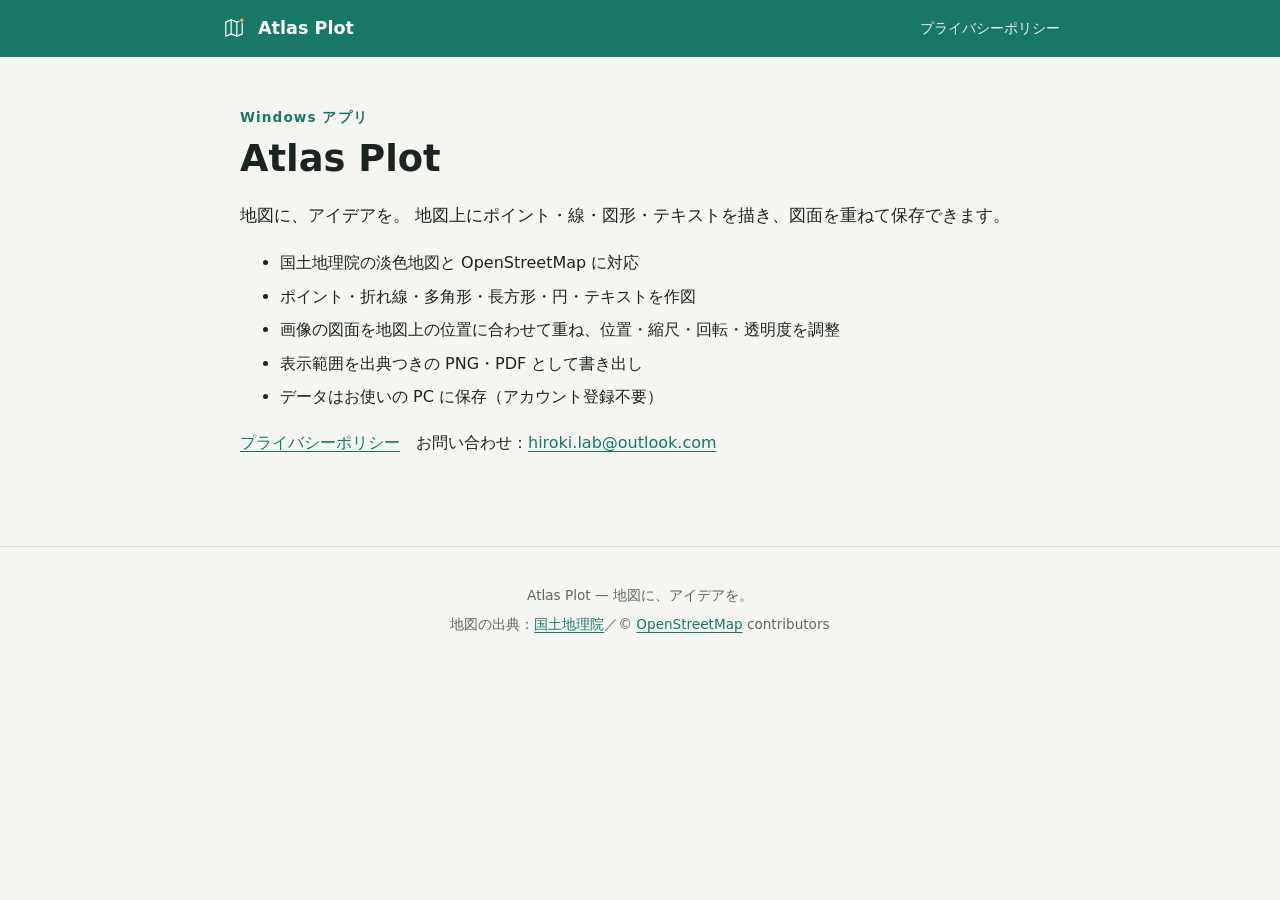
<file: index.html>
<!doctype html>
<html lang="ja">
<head>
<meta charset="utf-8">
<meta name="viewport" content="width=device-width, initial-scale=1">
<title>Atlas Plot — 地図に、アイデアを。</title>
<meta name="description" content="地図上にポイント・線・図形・テキストを描き、図面を重ねて保存する Windows アプリ。">
<meta name="theme-color" content="#197766">
<link rel="icon" href="./icon.svg" type="image/svg+xml">
<meta property="og:type" content="website">
<meta property="og:locale" content="ja_JP">
<meta property="og:site_name" content="Atlas Plot">
<meta property="og:title" content="Atlas Plot — 地図に、アイデアを。">
<meta property="og:description" content="地図上にポイント・線・図形・テキストを描き、図面を重ねて保存する Windows アプリ。">
<link rel="stylesheet" href="./style.css">
</head>
<body>
<header class="site-header">
  <a class="brand" href="./"><img src="./icon.svg" alt="" width="28" height="28"><span>Atlas Plot</span></a>
  <nav><a href="./privacy/">プライバシーポリシー</a></nav>
</header>
<main class="doc">
<p class="eyebrow">Windows アプリ</p>
<h1>Atlas Plot</h1>
<p class="lead">地図に、アイデアを。 地図上にポイント・線・図形・テキストを描き、図面を重ねて保存できます。</p>

<ul>
<li>国土地理院の淡色地図と OpenStreetMap に対応</li>
<li>ポイント・折れ線・多角形・長方形・円・テキストを作図</li>
<li>画像の図面を地図上の位置に合わせて重ね、位置・縮尺・回転・透明度を調整</li>
<li>表示範囲を出典つきの PNG・PDF として書き出し</li>
<li>データはお使いの PC に保存（アカウント登録不要）</li>
</ul>
<p><a href="privacy/">プライバシーポリシー</a>　お問い合わせ：<a href="mailto:hiroki.lab@outlook.com">hiroki.lab@outlook.com</a></p>
</main>
<footer class="site-footer">
  <p>Atlas Plot — 地図に、アイデアを。</p>
  <p class="credit">地図の出典：<a href="https://maps.gsi.go.jp/development/ichiran.html" target="_blank" rel="noopener noreferrer">国土地理院</a>／© <a href="https://www.openstreetmap.org/copyright" target="_blank" rel="noopener noreferrer">OpenStreetMap</a> contributors</p>
</footer>
</body>
</html>
</file>
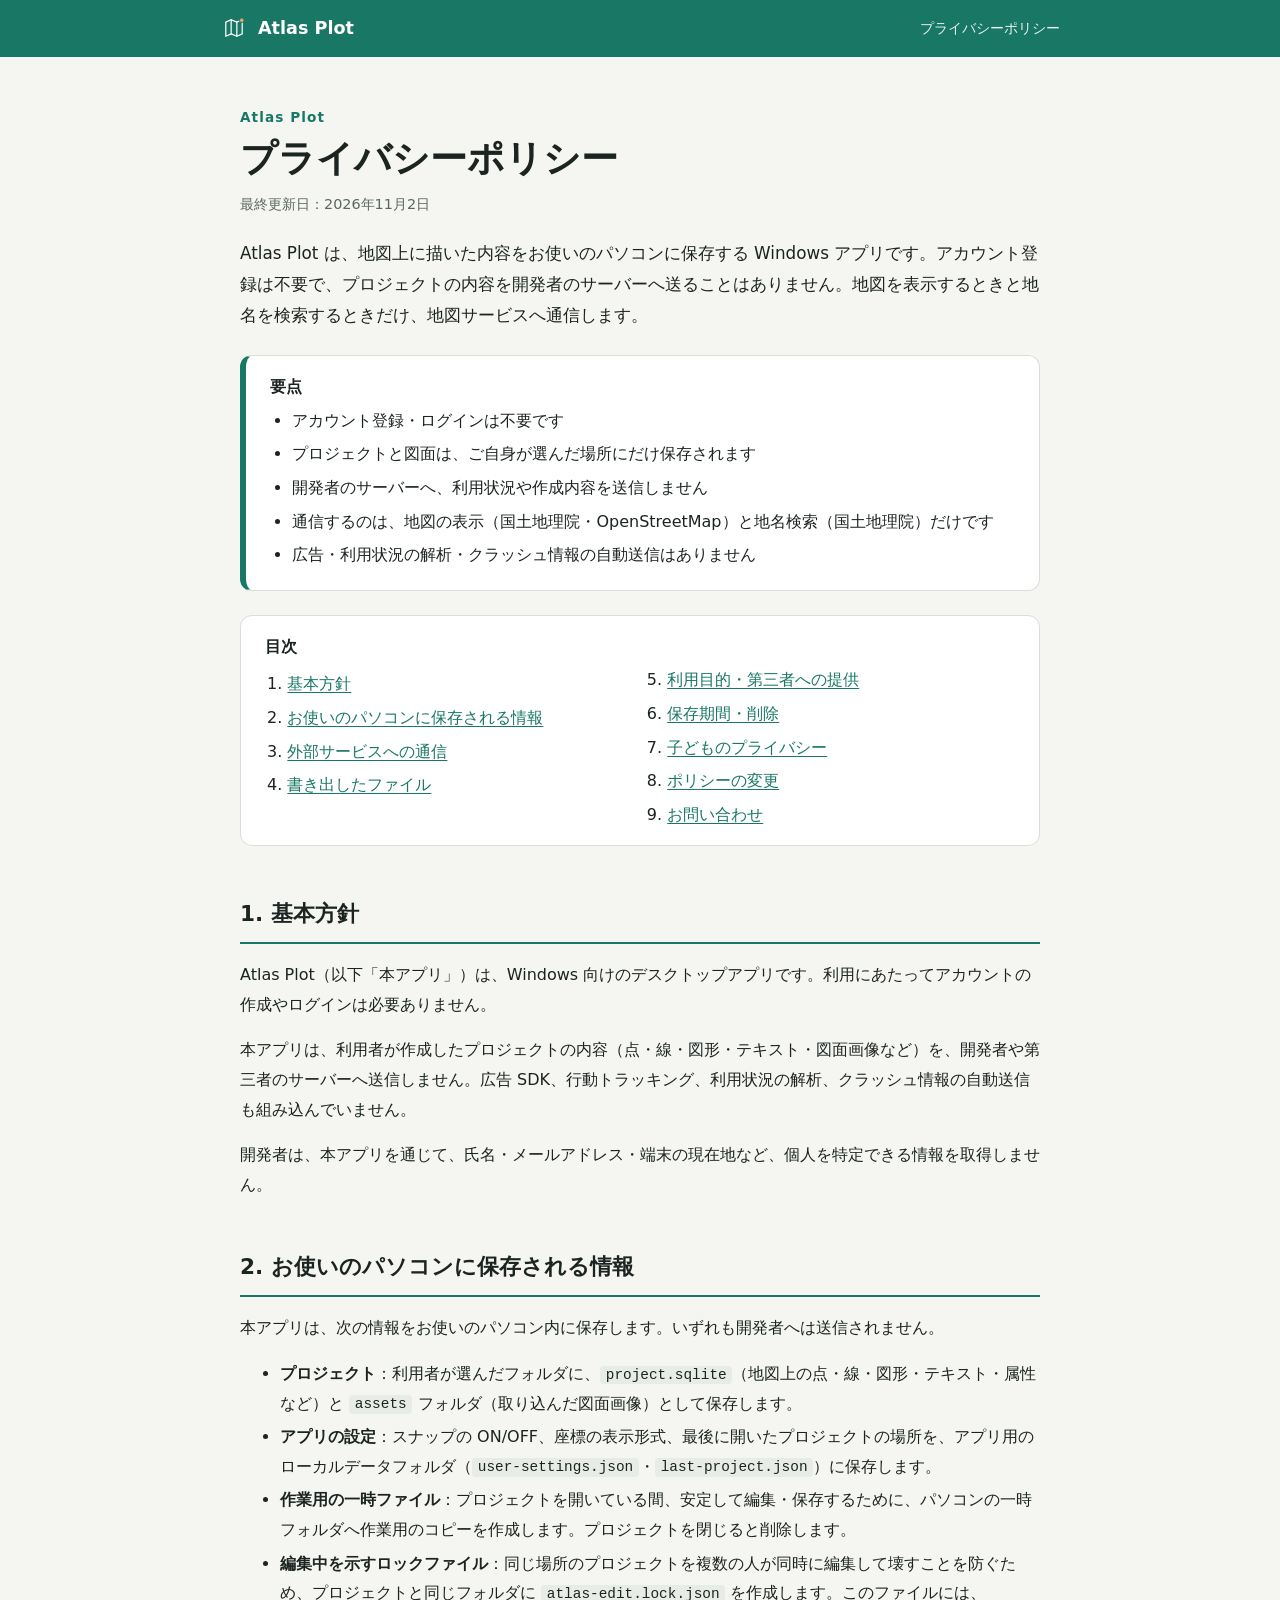
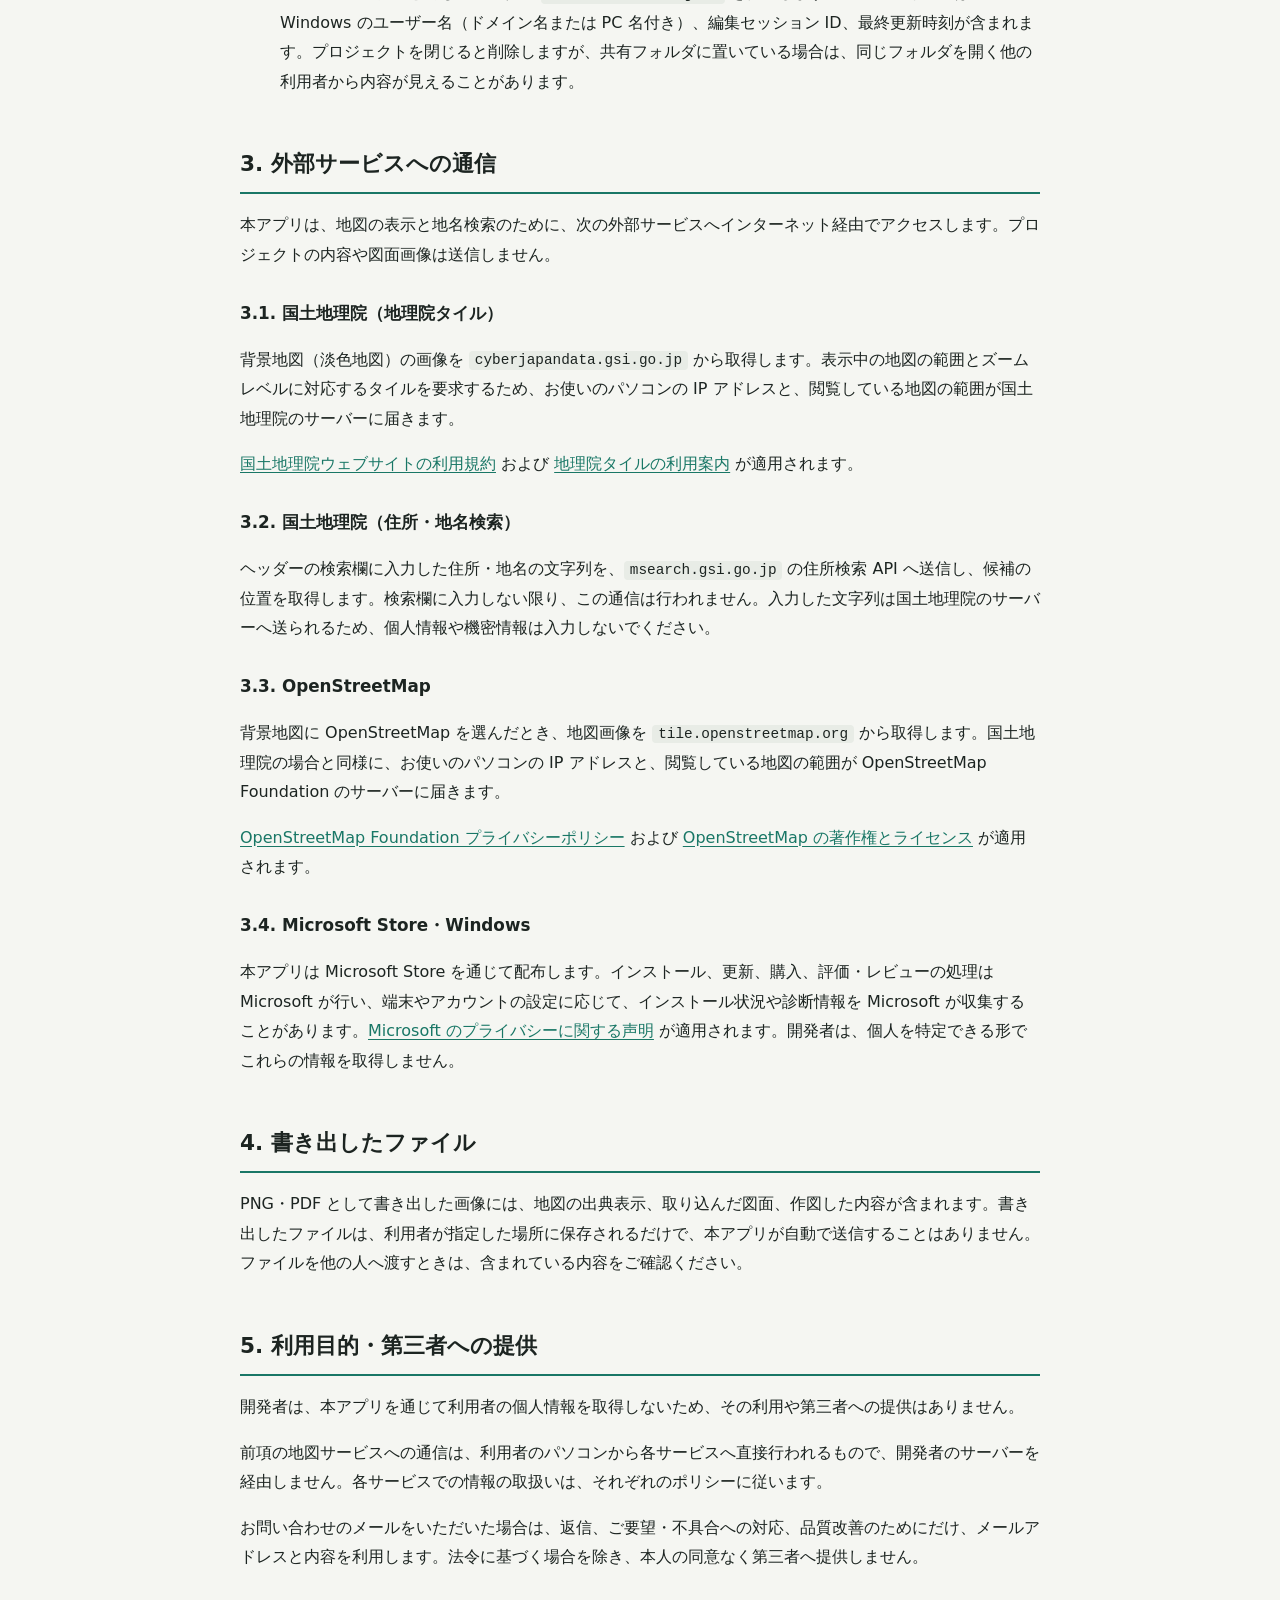
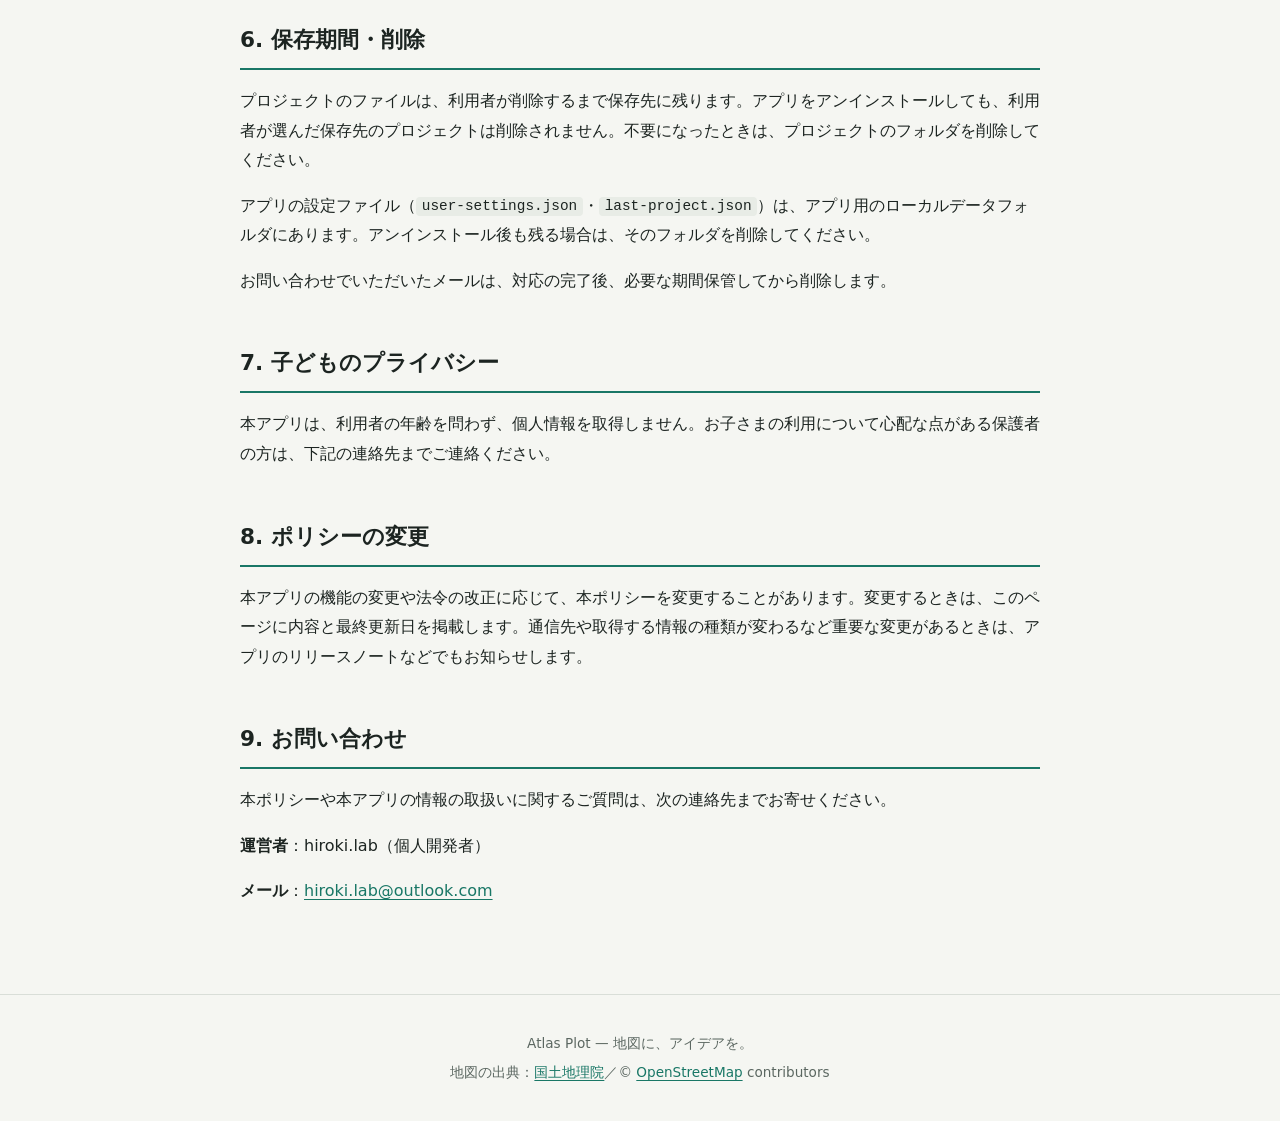
<file: privacy/index.html>
<!doctype html>
<html lang="ja">
<head>
<meta charset="utf-8">
<meta name="viewport" content="width=device-width, initial-scale=1">
<title>プライバシーポリシー - Atlas Plot</title>
<meta name="description" content="Atlas Plot のプライバシーポリシー。プロジェクトの保存場所、地図サービスへの通信、収集しない情報、お問い合わせ先を説明します。">
<meta name="theme-color" content="#197766">
<link rel="icon" href="../icon.svg" type="image/svg+xml">
<meta property="og:type" content="website">
<meta property="og:locale" content="ja_JP">
<meta property="og:site_name" content="Atlas Plot">
<meta property="og:title" content="プライバシーポリシー - Atlas Plot">
<meta property="og:description" content="Atlas Plot のプライバシーポリシー。プロジェクトの保存場所、地図サービスへの通信、収集しない情報、お問い合わせ先を説明します。">
<link rel="stylesheet" href="../style.css">
</head>
<body>
<header class="site-header">
  <a class="brand" href="../"><img src="../icon.svg" alt="" width="28" height="28"><span>Atlas Plot</span></a>
  <nav><a href="../privacy/">プライバシーポリシー</a></nav>
</header>
<main class="doc">
<p class="eyebrow">Atlas Plot</p>
<h1>プライバシーポリシー</h1>
<p class="meta">最終更新日：<time datetime="2026-11-02">2026年11月2日</time></p>
<p class="lead">Atlas Plot は、地図上に描いた内容をお使いのパソコンに保存する Windows アプリです。アカウント登録は不要で、プロジェクトの内容を開発者のサーバーへ送ることはありません。地図を表示するときと地名を検索するときだけ、地図サービスへ通信します。</p>
<div class="summary"><p class="summary-title">要点</p><ul><li>アカウント登録・ログインは不要です</li><li>プロジェクトと図面は、ご自身が選んだ場所にだけ保存されます</li><li>開発者のサーバーへ、利用状況や作成内容を送信しません</li><li>通信するのは、地図の表示（国土地理院・OpenStreetMap）と地名検索（国土地理院）だけです</li><li>広告・利用状況の解析・クラッシュ情報の自動送信はありません</li></ul></div>
<nav class="toc" aria-label="目次"><p class="summary-title">目次</p><ol><li><a href="#principles">基本方針</a></li><li><a href="#local-data">お使いのパソコンに保存される情報</a></li><li><a href="#external">外部サービスへの通信</a></li><li><a href="#export">書き出したファイル</a></li><li><a href="#use">利用目的・第三者への提供</a></li><li><a href="#retention">保存期間・削除</a></li><li><a href="#children">子どものプライバシー</a></li><li><a href="#changes">ポリシーの変更</a></li><li><a href="#contact">お問い合わせ</a></li></ol></nav>
<section id="principles">
<h2>1. 基本方針</h2>
<p>Atlas Plot（以下「本アプリ」）は、Windows 向けのデスクトップアプリです。利用にあたってアカウントの作成やログインは必要ありません。</p>
<p>本アプリは、利用者が作成したプロジェクトの内容（点・線・図形・テキスト・図面画像など）を、開発者や第三者のサーバーへ送信しません。広告 SDK、行動トラッキング、利用状況の解析、クラッシュ情報の自動送信も組み込んでいません。</p>
<p>開発者は、本アプリを通じて、氏名・メールアドレス・端末の現在地など、個人を特定できる情報を取得しません。</p>
</section>
<section id="local-data">
<h2>2. お使いのパソコンに保存される情報</h2>
<p>本アプリは、次の情報をお使いのパソコン内に保存します。いずれも開発者へは送信されません。</p><ul><li><strong>プロジェクト</strong>：利用者が選んだフォルダに、<code>project.sqlite</code>（地図上の点・線・図形・テキスト・属性など）と <code>assets</code> フォルダ（取り込んだ図面画像）として保存します。</li><li><strong>アプリの設定</strong>：スナップの ON/OFF、座標の表示形式、最後に開いたプロジェクトの場所を、アプリ用のローカルデータフォルダ（<code>user-settings.json</code>・<code>last-project.json</code>）に保存します。</li><li><strong>作業用の一時ファイル</strong>：プロジェクトを開いている間、安定して編集・保存するために、パソコンの一時フォルダへ作業用のコピーを作成します。プロジェクトを閉じると削除します。</li><li><strong>編集中を示すロックファイル</strong>：同じ場所のプロジェクトを複数の人が同時に編集して壊すことを防ぐため、プロジェクトと同じフォルダに <code>atlas-edit.lock.json</code> を作成します。このファイルには、Windows のユーザー名（ドメイン名または PC 名付き）、編集セッション ID、最終更新時刻が含まれます。プロジェクトを閉じると削除しますが、共有フォルダに置いている場合は、同じフォルダを開く他の利用者から内容が見えることがあります。</li></ul>
</section>
<section id="external">
<h2>3. 外部サービスへの通信</h2>
<p>本アプリは、地図の表示と地名検索のために、次の外部サービスへインターネット経由でアクセスします。プロジェクトの内容や図面画像は送信しません。</p><h3>3.1. 国土地理院（地理院タイル）</h3>
<p>背景地図（淡色地図）の画像を <code>cyberjapandata.gsi.go.jp</code> から取得します。表示中の地図の範囲とズームレベルに対応するタイルを要求するため、お使いのパソコンの IP アドレスと、閲覧している地図の範囲が国土地理院のサーバーに届きます。</p>
<p><a href="https://www.gsi.go.jp/ABOUTUS/termsofuse.html" target="_blank" rel="noopener noreferrer">国土地理院ウェブサイトの利用規約</a> および <a href="https://maps.gsi.go.jp/help/use.html" target="_blank" rel="noopener noreferrer">地理院タイルの利用案内</a> が適用されます。</p>
<h3>3.2. 国土地理院（住所・地名検索）</h3>
<p>ヘッダーの検索欄に入力した住所・地名の文字列を、<code>msearch.gsi.go.jp</code> の住所検索 API へ送信し、候補の位置を取得します。検索欄に入力しない限り、この通信は行われません。入力した文字列は国土地理院のサーバーへ送られるため、個人情報や機密情報は入力しないでください。</p>
<h3>3.3. OpenStreetMap</h3>
<p>背景地図に OpenStreetMap を選んだとき、地図画像を <code>tile.openstreetmap.org</code> から取得します。国土地理院の場合と同様に、お使いのパソコンの IP アドレスと、閲覧している地図の範囲が OpenStreetMap Foundation のサーバーに届きます。</p>
<p><a href="https://osmfoundation.org/wiki/Privacy_Policy" target="_blank" rel="noopener noreferrer">OpenStreetMap Foundation プライバシーポリシー</a> および <a href="https://www.openstreetmap.org/copyright" target="_blank" rel="noopener noreferrer">OpenStreetMap の著作権とライセンス</a> が適用されます。</p>
<h3>3.4. Microsoft Store・Windows</h3>
<p>本アプリは Microsoft Store を通じて配布します。インストール、更新、購入、評価・レビューの処理は Microsoft が行い、端末やアカウントの設定に応じて、インストール状況や診断情報を Microsoft が収集することがあります。<a href="https://www.microsoft.com/ja-jp/privacy/privacystatement" target="_blank" rel="noopener noreferrer">Microsoft のプライバシーに関する声明</a> が適用されます。開発者は、個人を特定できる形でこれらの情報を取得しません。</p>
</section>
<section id="export">
<h2>4. 書き出したファイル</h2>
<p>PNG・PDF として書き出した画像には、地図の出典表示、取り込んだ図面、作図した内容が含まれます。書き出したファイルは、利用者が指定した場所に保存されるだけで、本アプリが自動で送信することはありません。ファイルを他の人へ渡すときは、含まれている内容をご確認ください。</p>
</section>
<section id="use">
<h2>5. 利用目的・第三者への提供</h2>
<p>開発者は、本アプリを通じて利用者の個人情報を取得しないため、その利用や第三者への提供はありません。</p>
<p>前項の地図サービスへの通信は、利用者のパソコンから各サービスへ直接行われるもので、開発者のサーバーを経由しません。各サービスでの情報の取扱いは、それぞれのポリシーに従います。</p>
<p>お問い合わせのメールをいただいた場合は、返信、ご要望・不具合への対応、品質改善のためにだけ、メールアドレスと内容を利用します。法令に基づく場合を除き、本人の同意なく第三者へ提供しません。</p>
</section>
<section id="retention">
<h2>6. 保存期間・削除</h2>
<p>プロジェクトのファイルは、利用者が削除するまで保存先に残ります。アプリをアンインストールしても、利用者が選んだ保存先のプロジェクトは削除されません。不要になったときは、プロジェクトのフォルダを削除してください。</p>
<p>アプリの設定ファイル（<code>user-settings.json</code>・<code>last-project.json</code>）は、アプリ用のローカルデータフォルダにあります。アンインストール後も残る場合は、そのフォルダを削除してください。</p>
<p>お問い合わせでいただいたメールは、対応の完了後、必要な期間保管してから削除します。</p>
</section>
<section id="children">
<h2>7. 子どものプライバシー</h2>
<p>本アプリは、利用者の年齢を問わず、個人情報を取得しません。お子さまの利用について心配な点がある保護者の方は、下記の連絡先までご連絡ください。</p>
</section>
<section id="changes">
<h2>8. ポリシーの変更</h2>
<p>本アプリの機能の変更や法令の改正に応じて、本ポリシーを変更することがあります。変更するときは、このページに内容と最終更新日を掲載します。通信先や取得する情報の種類が変わるなど重要な変更があるときは、アプリのリリースノートなどでもお知らせします。</p>
</section>
<section id="contact">
<h2>9. お問い合わせ</h2>
<p>本ポリシーや本アプリの情報の取扱いに関するご質問は、次の連絡先までお寄せください。</p>
<p><strong>運営者</strong>：hiroki.lab（個人開発者）</p>
<p><strong>メール</strong>：<a href="mailto:hiroki.lab@outlook.com">hiroki.lab@outlook.com</a></p>
</section>
</main>
<footer class="site-footer">
  <p>Atlas Plot — 地図に、アイデアを。</p>
  <p class="credit">地図の出典：<a href="https://maps.gsi.go.jp/development/ichiran.html" target="_blank" rel="noopener noreferrer">国土地理院</a>／© <a href="https://www.openstreetmap.org/copyright" target="_blank" rel="noopener noreferrer">OpenStreetMap</a> contributors</p>
</footer>
</body>
</html>
</file>
<file: style.css>
:root {
  --brand: #197766;
  --accent: #e4ab6c;
  --paper: #f5f6f2;
  --ink: #1c2421;
  --muted: #5b6761;
  --line: #d9ded8;
  --radius: 12px;
}
* { box-sizing: border-box; }
html { scroll-behavior: smooth; scroll-padding-top: 72px; }
body {
  margin: 0;
  background: var(--paper);
  color: var(--ink);
  font: 16px/1.85 "Yu Gothic UI", "Meiryo UI", "Hiragino Sans", system-ui, sans-serif;
}
a { color: var(--brand); text-underline-offset: 3px; }
code { font: 0.9em Consolas, monospace; background: #e8ece6; padding: 0.1em 0.4em; border-radius: 4px; word-break: break-all; }

.site-header {
  position: sticky; top: 0; z-index: 10;
  display: flex; align-items: center; justify-content: space-between;
  padding: 12px max(20px, calc((100% - 840px) / 2));
  background: var(--brand); color: #fff;
}
.site-header a { color: #fff; text-decoration: none; }
.brand { display: flex; align-items: center; gap: 10px; font-weight: 700; font-size: 1.1rem; }
.site-header nav a { font-size: 0.9rem; opacity: 0.9; }
.site-header nav a:hover { opacity: 1; text-decoration: underline; }

.doc { max-width: 840px; margin: 0 auto; padding: 48px 20px 72px; }
.eyebrow { margin: 0; color: var(--brand); font-weight: 700; letter-spacing: 0.08em; font-size: 0.85rem; }
h1 { margin: 4px 0 8px; font-size: clamp(1.7rem, 4vw, 2.3rem); line-height: 1.35; }
h2 { margin: 48px 0 12px; padding-bottom: 8px; border-bottom: 2px solid var(--brand); font-size: 1.35rem; }
h3 { margin: 28px 0 8px; font-size: 1.05rem; }
.meta { margin: 0 0 20px; color: var(--muted); font-size: 0.9rem; }
.lead { font-size: 1.05rem; }

.summary, .toc {
  margin: 24px 0; padding: 16px 24px;
  background: #fff; border: 1px solid var(--line); border-radius: var(--radius);
}
.summary { border-left: 6px solid var(--brand); }
.summary-title { margin: 0 0 4px; font-weight: 700; }
.summary ul, .toc ol { margin: 0; padding-left: 1.4em; }
.toc ol { columns: 2; column-gap: 32px; }
.toc li { break-inside: avoid; }

li { margin: 4px 0; }
.button {
  display: inline-block; padding: 10px 24px; border-radius: 999px;
  background: var(--brand); color: #fff; font-weight: 700; text-decoration: none;
}
.button:hover { filter: brightness(1.1); }

.site-footer {
  padding: 32px 20px; text-align: center; color: var(--muted); font-size: 0.85rem;
  border-top: 1px solid var(--line);
}
.site-footer p { margin: 4px 0; }

@media (max-width: 600px) {
  .toc ol { columns: 1; }
  .doc { padding-top: 32px; }
}
</file>
